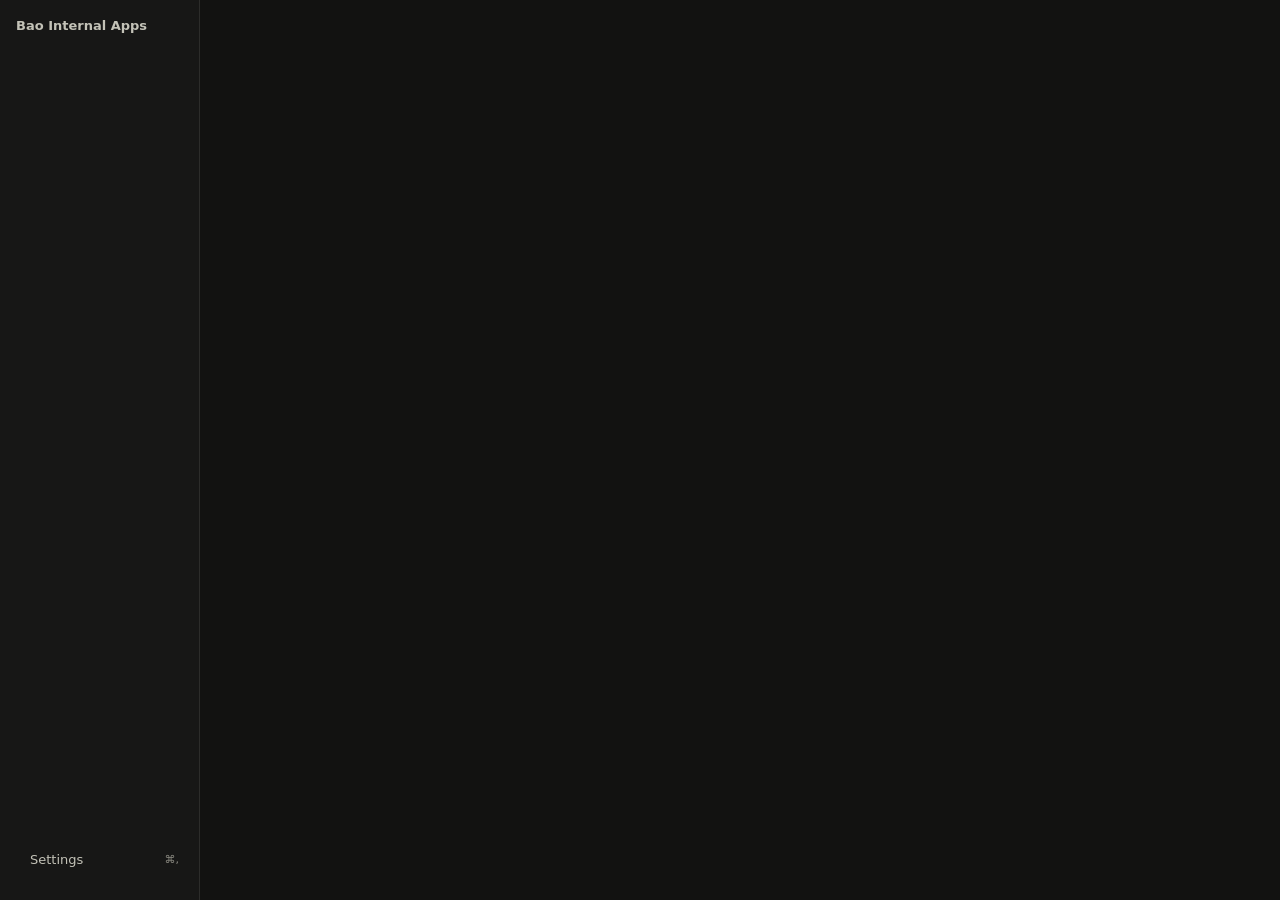
<file: app/ui/index.html>
<!doctype html>
<!-- LEARN: YOU ARE HERE
       main.py opens the window ▶ pywebview loads THIS PAGE
       ▶ the 4 scripts at the bottom fill it in and talk to Python (bridge.py)
       read next → app/ui/style.css -->

<!-- LEARN: the app shell = the frame that stays put (sidebar + empty content
     area); tools are swapped into the content area, the page never reloads
     industry term: "single-page app" (SPA)

       ┌──────────┬──────────────────────────┐
       │ sidebar  │ content (#view)          │
       │  tools   │   current tool or        │
       │  ...     │   the Settings page      │
       │ Settings │                          │
       └──────────┴──────────────────────────┘ -->
<html lang="en">
<head>
  <meta charset="utf-8">
  <!-- LEARN: Content-Security-Policy (CSP) = the page's house rules for code
       browsers (WebKit here) refuse anything these rules don't allow

       script-src 'self' blob:   scripts only from the app's own files, plus
                                 tool scripts loaded as in-memory files (shell.js);
                                 NO code hidden in text (onerror="…" attributes, inline script tags)
       'unsafe-eval'             needed by pywebview: it builds its bridge
                                 functions from text; attackers still can't get
                                 code onto the page, because inline code stays blocked
       connect-src / img-src     no talking to, or loading from, the internet;
                                 data: → app icons arrive as data: pictures
       style-src 'unsafe-inline' styles may be inline (tools add a <style>);
                                 styles can't run code
       object-src / base-uri / form-action 'none'  → plugins, base-URL tricks
                                 and forms are switched off entirely

       a refused attempt is written to the log (see shell.js)
       industry term: "defense in depth" (a second lock after escaping text) -->
  <meta http-equiv="Content-Security-Policy" content="default-src 'self'; script-src 'self' blob: 'unsafe-eval'; style-src 'self' 'unsafe-inline'; img-src 'self' data:; font-src 'self'; connect-src 'self'; object-src 'none'; base-uri 'none'; form-action 'none'">
  <!-- LEARN: viewport = "page width = window width, no zoom" -->
  <meta name="viewport" content="width=device-width, initial-scale=1">
  <title>Bao Internal Apps</title>
  <!-- LEARN: link rel="stylesheet" → load the CSS file (all the looks) -->
  <link rel="stylesheet" href="style.css">
</head>
<body>
  <!-- LEARN: id="…" = a unique name the scripts use to find an element
       class="…" = a style name (style.css), many elements can share one -->
  <div class="app" id="app">
    <aside class="sidebar">
      <div class="brand">
        <span class="brand-name">Bao Internal Apps</span>
        <!-- empty → shell.js puts the icon in; title = hover tooltip -->
        <button class="icon-btn" id="collapse-btn" title="Collapse sidebar (⌘\)"></button>
      </div>
      <!-- empty → shell.js adds one entry per tool (from bridge list_tools) -->
      <nav class="nav" id="tool-nav"></nav>
      <!-- grows to push Settings to the bottom -->
      <div class="nav-spacer"></div>
      <!-- LEARN: data-… = your own extra info on an element
           JS reads it as element.dataset.view → "settings"
           data-icon → shell.js swaps in that icon from icons.js -->
      <div class="nav-item" id="settings-nav" data-view="settings" title="Settings (⌘,)">
        <span class="nav-icon" data-icon="settings"></span>
        <span class="label">Settings</span>
        <span class="kbd">⌘,</span>
      </div>
      <!-- the version, filled in by shell.js; hover shows the full stamp -->
      <div class="app-version" id="app-version"></div>
    </aside>
    <!-- the tool / Settings page is drawn in here -->
    <main class="content" id="view"></main>
    <!-- the loading screen: sits over the content area while a tab loads
         (always here; shell.js fades it in / out with the class "shown") -->
    <div class="view-loader" id="view-loader">
      <div class="spinner"></div>
      <div class="view-loader-text"></div>
      <!-- the tab's loading steps (○ ◐ ✓ ✗), filled by shell.js -->
      <ul class="view-loader-steps" id="view-loader-steps"></ul>
    </div>
    <!-- toasts: small cards in the bottom-right corner for calls to the
         outside world (GitHub, …), made by shell.js BaoToast.show
         aria-live="polite" → screen readers read new toasts out loud -->
    <div class="toasts" id="toasts" aria-live="polite"></div>
  </div>

  <!-- LEARN: scripts run top to bottom, in this order
       each one adds one global (window.BaoIcons, …) the next ones use
       → shell.js is last because it needs all the others
       at the end of body → the elements above exist when they run -->
  <script src="icons.js"></script>
  <script src="charts.js"></script>
  <script src="settings.js"></script>
  <script src="shell.js"></script>
</body>
</html>
</file>
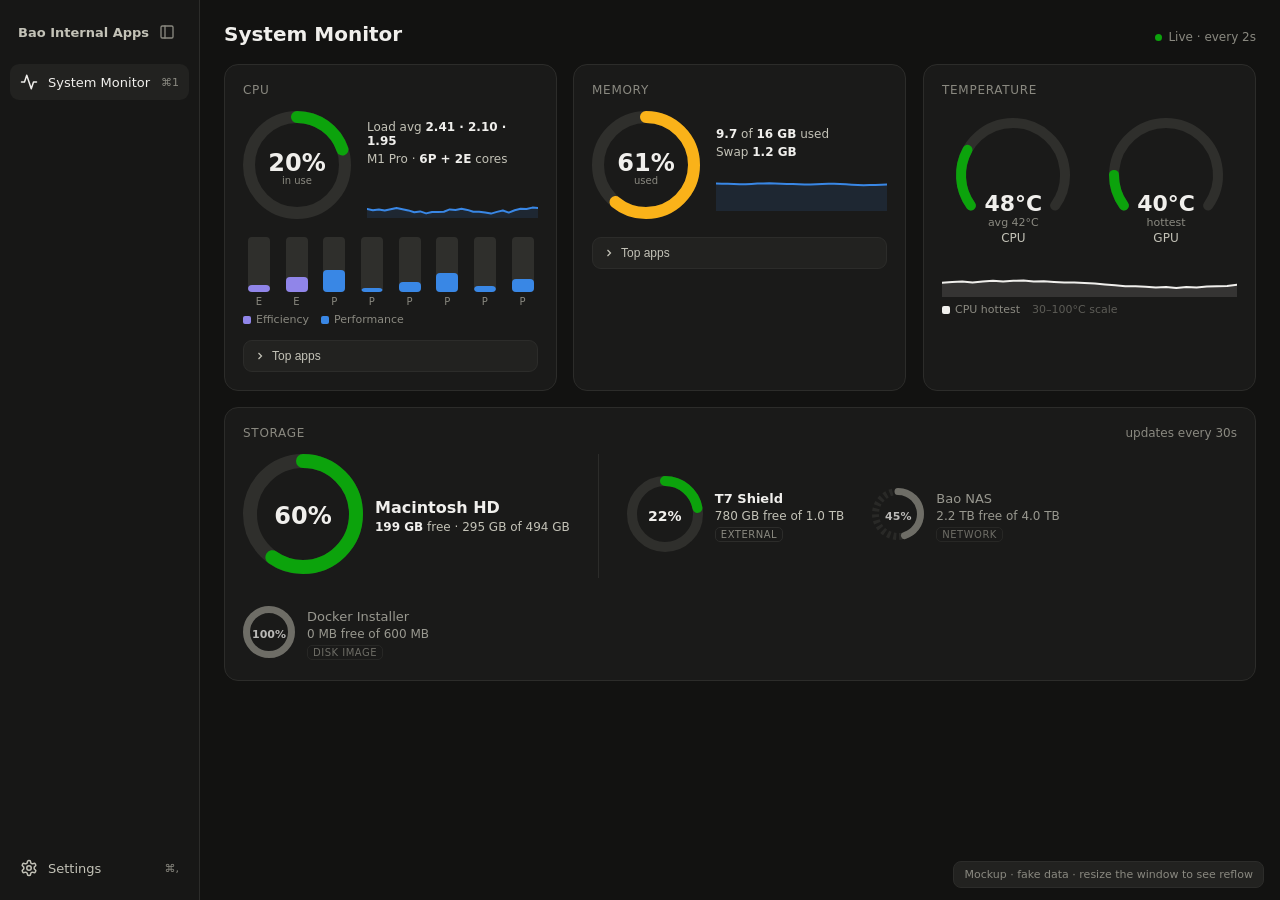
<file: mockups/system_monitor.html>
<!doctype html>
<!-- LEARN: YOU ARE HERE
       a design-only mockup (fake numbers), opened straight in a browser
       NOT used by the app; the real page is the next file
       read next → app/tools/system_monitor/ui/view.html -->
<html lang="en">
<head>
<meta charset="utf-8">
<meta name="viewport" content="width=device-width, initial-scale=1">
<title>Bao Internal Apps — Mockup</title>
<style>
:root {
  color-scheme: dark;
  --bg: #121211;
  --sidebar: #171716;
  --surface-1: #1a1a19;
  --surface-2: #222220;
  --border: #2c2c2a;
  --track: #2f2f2c;
  --text-primary: #f0efec;
  --text-secondary: #c3c2b7;
  --text-muted: #8a8980;
  --accent: #3987e5;
  --good: #0ca30c;
  --warning: #fab219;
  --critical: #d03b3b;
  --p-core: #3987e5;
  --e-core: #9085e9;
  --radius: 14px;
  font-family: -apple-system, BlinkMacSystemFont, "SF Pro Text", system-ui, sans-serif;
}
* { box-sizing: border-box; }
body { margin: 0; background: var(--bg); color: var(--text-primary); height: 100vh; overflow: hidden; }
.num { font-variant-numeric: tabular-nums; }

/* shell */
.app { display: grid; grid-template-columns: 200px 1fr; height: 100vh; transition: grid-template-columns .2s; }
.app.collapsed { grid-template-columns: 60px 1fr; }
.sidebar { background: var(--sidebar); border-right: 1px solid var(--border); display: flex; flex-direction: column; padding: 14px 10px; gap: 4px; }
.brand { display: flex; align-items: center; justify-content: space-between; padding: 4px 8px 14px; }
.brand span { font-weight: 600; font-size: 13px; color: var(--text-secondary); white-space: nowrap; overflow: hidden; }
.icon-btn { background: none; border: 0; color: var(--text-muted); cursor: pointer; padding: 6px; border-radius: 8px; display: grid; place-items: center; }
.icon-btn:hover { background: var(--surface-2); color: var(--text-primary); }
.nav-item { display: flex; align-items: center; gap: 10px; padding: 9px 10px; border-radius: 9px; color: var(--text-secondary); font-size: 13px; cursor: pointer; white-space: nowrap; }
.nav-item.active { background: var(--surface-2); color: var(--text-primary); }
.nav-item svg { flex: none; }
.nav-spacer { flex: 1; }
.app.collapsed .label, .app.collapsed .brand span { display: none; }
.app.collapsed .brand { justify-content: center; }
.app.collapsed .nav-item { justify-content: center; }
.kbd { margin-left: auto; color: var(--text-muted); font-size: 11px; }
.app.collapsed .kbd { display: none; }

.content { overflow-y: auto; padding: 22px 24px 40px; container-type: inline-size; }
.page-head { display: flex; align-items: baseline; justify-content: space-between; margin-bottom: 18px; }
.page-head h1 { font-size: 20px; margin: 0; font-weight: 650; }
.page-head .meta { font-size: 12px; color: var(--text-muted); }
.live-dot { display: inline-block; width: 7px; height: 7px; border-radius: 50%; background: var(--good); margin-right: 6px; animation: pulse 2s infinite; }
@keyframes pulse { 50% { opacity: .35; } }

/* grid */
.grid { display: grid; gap: 16px; grid-template-columns: repeat(3, minmax(0, 1fr)); }
.card.storage { grid-column: 1 / -1; }
@container (max-width: 960px) {
  .grid { grid-template-columns: repeat(2, minmax(0, 1fr)); }
}
@container (max-width: 620px) {
  .grid { grid-template-columns: 1fr; }
}

.card { background: var(--surface-1); border: 1px solid var(--border); border-radius: var(--radius); padding: 18px; container-type: inline-size; min-width: 0; }
.card-title { display: flex; align-items: center; gap: 8px; font-size: 12px; text-transform: uppercase; letter-spacing: .06em; color: var(--text-muted); margin-bottom: 14px; }
.hero { display: flex; align-items: center; gap: 16px; }
.hero-side { flex: 1; min-width: 0; }
.stat-line { font-size: 12px; color: var(--text-secondary); margin-top: 4px; }
.stat-line b { color: var(--text-primary); font-weight: 600; }

/* ring */
.ring-wrap { position: relative; flex: none; }
.ring-wrap .ring-label { position: absolute; inset: 0; display: grid; place-items: center; text-align: center; }
.ring-label .big { font-size: 24px; font-weight: 650; }
.ring-label .small { font-size: 10px; color: var(--text-muted); display: block; margin-top: -2px; }
svg .track { stroke: var(--track); }
svg .arc { transition: stroke-dashoffset .6s ease, stroke .4s; stroke-linecap: round; }

/* sparkline */
.spark { width: 100%; height: 44px; display: block; margin-top: 8px; }
.spark path.line { fill: none; stroke-width: 2; stroke-linejoin: round; stroke-linecap: round; }
.spark path.area { opacity: .12; }

/* cores */
.cores { display: flex; gap: 6px; align-items: flex-end; height: 70px; margin-top: 14px; }
.core { flex: 1; display: flex; flex-direction: column; align-items: center; gap: 4px; height: 100%; }
.core .col { flex: 1; width: 100%; max-width: 22px; background: var(--track); border-radius: 4px; position: relative; overflow: hidden; }
.core .fill { position: absolute; left: 0; right: 0; bottom: 0; border-radius: 4px 4px 0 0; transition: height .6s ease; }
.core .tag { font-size: 10px; color: var(--text-muted); }
.legend { display: flex; gap: 12px; font-size: 11px; color: var(--text-muted); margin-top: 6px; }
.legend i { display: inline-block; width: 8px; height: 8px; border-radius: 2px; margin-right: 5px; vertical-align: middle; }

/* top apps */
.top-toggle { margin-top: 14px; width: 100%; display: flex; align-items: center; gap: 6px; background: var(--surface-2); border: 1px solid var(--border); color: var(--text-secondary); border-radius: 9px; padding: 8px 10px; cursor: pointer; font-size: 12px; }
.top-toggle svg { transition: transform .2s; }
.top-toggle.open svg { transform: rotate(90deg); }
.top-list { display: none; margin-top: 8px; }
.top-list.open { display: block; }
.app-row { display: grid; grid-template-columns: 24px minmax(0, 1fr) 90px 44px 56px; align-items: center; gap: 10px; padding: 7px 2px; border-bottom: 1px solid var(--border); font-size: 12.5px; }
.app-row:last-child { border-bottom: 0; }
.app-icon { width: 24px; height: 24px; border-radius: 6px; display: grid; place-items: center; font-size: 11px; font-weight: 700; color: #fff; }
.app-name { white-space: nowrap; overflow: hidden; text-overflow: ellipsis; }
.bar { height: 6px; background: var(--track); border-radius: 3px; overflow: hidden; }
.bar > div { height: 100%; border-radius: 3px; transition: width .6s ease; }
.mini-ring { display: none; }
.app-val { text-align: right; color: var(--text-primary); }
.app-spark { width: 56px; height: 20px; }
@container (max-width: 380px) {
  .app-row { grid-template-columns: 24px minmax(0, 1fr) 22px 44px 48px; }
  .bar { display: none; }
  .mini-ring { display: block; }
}

/* temperature */
.gauges { display: grid; grid-template-columns: 1fr 1fr; gap: 10px; }
.gauge { text-align: center; }
.gauge .g-val { font-size: 22px; font-weight: 650; margin-top: -34px; }
.gauge .g-sub { font-size: 11px; color: var(--text-muted); }
.gauge .g-name { font-size: 12px; color: var(--text-secondary); margin-top: 2px; }

/* storage */
.drives { display: flex; align-items: center; gap: 28px; flex-wrap: wrap; }
.drive { display: flex; align-items: center; gap: 12px; }
.drive.main .d-name { font-size: 16px; font-weight: 650; }
.d-name { font-size: 13px; font-weight: 600; }
.d-meta { font-size: 12px; color: var(--text-secondary); margin-top: 3px; }
.d-tag { display: inline-flex; align-items: center; gap: 4px; font-size: 10px; text-transform: uppercase; letter-spacing: .05em; color: var(--text-muted); border: 1px solid var(--border); border-radius: 5px; padding: 1px 5px; margin-top: 4px; }
.drive.secondary { opacity: .75; }
.drive.secondary .d-name { color: var(--text-secondary); font-weight: 500; }
.drive.unresponsive { opacity: .5; }
.divider { width: 1px; align-self: stretch; background: var(--border); }

.mock-note { position: fixed; bottom: 12px; right: 16px; font-size: 11px; color: var(--text-muted); background: var(--surface-2); border: 1px solid var(--border); padding: 6px 10px; border-radius: 8px; }
</style>
</head>
<body>
<div class="app" id="app">
  <aside class="sidebar">
    <div class="brand">
      <span>Bao Internal Apps</span>
      <button class="icon-btn" id="collapseBtn" title="Collapse sidebar (⌘\)">
        <svg width="16" height="16" viewBox="0 0 24 24" fill="none" stroke="currentColor" stroke-width="2" stroke-linecap="round" stroke-linejoin="round"><rect x="3" y="3" width="18" height="18" rx="2"/><path d="M9 3v18"/></svg>
      </button>
    </div>
    <div class="nav-item active" title="System Monitor">
      <svg width="18" height="18" viewBox="0 0 24 24" fill="none" stroke="currentColor" stroke-width="2" stroke-linecap="round" stroke-linejoin="round"><path d="M22 12h-4l-3 9L9 3l-3 9H2"/></svg>
      <span class="label">System Monitor</span><span class="kbd">⌘1</span>
    </div>
    <div class="nav-spacer"></div>
    <div class="nav-item" title="Settings">
      <svg width="18" height="18" viewBox="0 0 24 24" fill="none" stroke="currentColor" stroke-width="2" stroke-linecap="round" stroke-linejoin="round"><path d="M12.22 2h-.44a2 2 0 0 0-2 2v.18a2 2 0 0 1-1 1.73l-.43.25a2 2 0 0 1-2 0l-.15-.08a2 2 0 0 0-2.73.73l-.22.38a2 2 0 0 0 .73 2.73l.15.1a2 2 0 0 1 1 1.72v.51a2 2 0 0 1-1 1.74l-.15.09a2 2 0 0 0-.73 2.73l.22.38a2 2 0 0 0 2.73.73l.15-.08a2 2 0 0 1 2 0l.43.25a2 2 0 0 1 1 1.73V20a2 2 0 0 0 2 2h.44a2 2 0 0 0 2-2v-.18a2 2 0 0 1 1-1.73l.43-.25a2 2 0 0 1 2 0l.15.08a2 2 0 0 0 2.73-.73l.22-.39a2 2 0 0 0-.73-2.73l-.15-.08a2 2 0 0 1-1-1.74v-.5a2 2 0 0 1 1-1.74l.15-.09a2 2 0 0 0 .73-2.73l-.22-.38a2 2 0 0 0-2.73-.73l-.15.08a2 2 0 0 1-2 0l-.43-.25a2 2 0 0 1-1-1.73V4a2 2 0 0 0-2-2z"/><circle cx="12" cy="12" r="3"/></svg>
      <span class="label">Settings</span><span class="kbd">⌘,</span>
    </div>
  </aside>

  <main class="content">
    <div class="page-head">
      <h1>System Monitor</h1>
      <div class="meta"><span class="live-dot"></span>Live · every 2s</div>
    </div>

    <div class="grid">
      <!-- CPU -->
      <section class="card">
        <div class="card-title">CPU</div>
        <div class="hero">
          <div class="ring-wrap" id="cpuRing"></div>
          <div class="hero-side">
            <div class="stat-line">Load avg <b class="num" id="loadAvg">2.41 · 2.10 · 1.95</b></div>
            <div class="stat-line">M1 Pro · <b>6P + 2E</b> cores</div>
            <svg class="spark" id="cpuSpark" preserveAspectRatio="none"></svg>
          </div>
        </div>
        <div class="cores" id="cores"></div>
        <div class="legend"><span><i style="background:var(--e-core)"></i>Efficiency</span><span><i style="background:var(--p-core)"></i>Performance</span></div>
        <button class="top-toggle" data-target="cpuTop">
          <svg width="12" height="12" viewBox="0 0 24 24" fill="none" stroke="currentColor" stroke-width="2.5"><path d="m9 18 6-6-6-6"/></svg>
          Top apps
        </button>
        <div class="top-list" id="cpuTop"></div>
      </section>

      <!-- RAM -->
      <section class="card">
        <div class="card-title">Memory</div>
        <div class="hero">
          <div class="ring-wrap" id="ramRing"></div>
          <div class="hero-side">
            <div class="stat-line"><b class="num" id="ramUsed">10.1</b> of <b>16 GB</b> used</div>
            <div class="stat-line">Swap <b class="num">1.2 GB</b></div>
            <svg class="spark" id="ramSpark" preserveAspectRatio="none"></svg>
          </div>
        </div>
        <button class="top-toggle" data-target="ramTop">
          <svg width="12" height="12" viewBox="0 0 24 24" fill="none" stroke="currentColor" stroke-width="2.5"><path d="m9 18 6-6-6-6"/></svg>
          Top apps
        </button>
        <div class="top-list" id="ramTop"></div>
      </section>

      <!-- Temperature -->
      <section class="card">
        <div class="card-title">Temperature</div>
        <div class="gauges">
          <div class="gauge" id="cpuGauge"></div>
          <div class="gauge" id="gpuGauge"></div>
        </div>
        <svg class="spark" id="tempSpark" preserveAspectRatio="none"></svg>
        <div class="legend"><span><i style="background:var(--text-primary)"></i>CPU hottest</span><span style="opacity:.6">30–100°C scale</span></div>
      </section>

      <!-- Storage -->
      <section class="card storage">
        <div class="card-title">Storage <span style="margin-left:auto;text-transform:none;letter-spacing:0">updates every 30s</span></div>
        <div class="drives" id="drives"></div>
      </section>
    </div>
  </main>
</div>
<div class="mock-note">Mockup · fake data · resize the window to see reflow</div>

<script>
const statusColor = (v, warn, crit) => v >= crit ? "var(--critical)" : v >= warn ? "var(--warning)" : "var(--good)";
const NS = "http://www.w3.org/2000/svg";

function ringSvg(size, stroke, pct, color, track = "var(--track)", dashed = false) {
  const r = (size - stroke) / 2, c = 2 * Math.PI * r;
  return `<svg width="${size}" height="${size}" viewBox="0 0 ${size} ${size}" style="transform:rotate(-90deg)">
    <circle cx="${size/2}" cy="${size/2}" r="${r}" fill="none" stroke="${track}" stroke-width="${stroke}" ${dashed ? 'stroke-dasharray="3 3"' : ""}/>
    <circle class="arc" cx="${size/2}" cy="${size/2}" r="${r}" fill="none" stroke="${color}" stroke-width="${stroke}"
      stroke-dasharray="${c}" stroke-dashoffset="${c * (1 - pct / 100)}"/></svg>`;
}

function setRing(el, size, stroke, pct, color, big, small) {
  el.innerHTML = ringSvg(size, stroke, pct, color) +
    `<div class="ring-label"><div><span class="big num">${big}</span><span class="small">${small}</span></div></div>`;
}

function arcGauge(el, value, name, sub) {
  const min = 30, max = 100, pct = Math.min(1, Math.max(0, (value - min) / (max - min)));
  const r = 52, cx = 64, cy = 64, start = Math.PI * 0.8, sweep = Math.PI * 1.4;
  const pt = a => [cx + r * Math.cos(a), cy + r * Math.sin(a)];
  const arc = (a0, a1) => { const [x0, y0] = pt(a0), [x1, y1] = pt(a1); return `M${x0} ${y0} A${r} ${r} 0 ${a1 - a0 > Math.PI ? 1 : 0} 1 ${x1} ${y1}`; };
  const color = statusColor(value, 70, 90);
  el.innerHTML = `<svg width="128" height="110" viewBox="0 0 128 110">
      <path d="${arc(start, start + sweep)}" fill="none" stroke="var(--track)" stroke-width="10" stroke-linecap="round"/>
      <path d="${arc(start, start + sweep * Math.max(pct, 0.001))}" fill="none" stroke="${color}" stroke-width="10" stroke-linecap="round" style="transition:all .6s"/>
    </svg>
    <div class="g-val num">${value.toFixed(0)}°C</div>
    <div class="g-sub num">${sub}</div>
    <div class="g-name">${name}</div>`;
}

function sparkline(svg, data, min, max, color) {
  const w = svg.clientWidth || 200, h = svg.clientHeight || 44;
  svg.setAttribute("viewBox", `0 0 ${w} ${h}`);
  const n = data.length, x = i => (i / (n - 1)) * w, y = v => h - 2 - ((v - min) / (max - min)) * (h - 4);
  const d = data.map((v, i) => `${i ? "L" : "M"}${x(i).toFixed(1)} ${y(v).toFixed(1)}`).join(" ");
  svg.innerHTML = `<path class="area" d="${d} L${w} ${h} L0 ${h} Z" fill="${color}"/><path class="line" d="${d}" stroke="${color}"/>`;
}

const rand = (a, b) => a + Math.random() * (b - a);
const walk = (v, step, lo, hi) => Math.min(hi, Math.max(lo, v + rand(-step, step)));
const hist = (n, start, step, lo, hi) => { const a = [start]; for (let i = 1; i < n; i++) a.push(walk(a[i-1], step, lo, hi)); return a; };

const state = {
  cpu: hist(30, 22, 6, 4, 70), ram: hist(30, 63, 1, 55, 72), temp: hist(30, 52, 2, 40, 75),
  cores: [18, 25, 40, 12, 8, 33, 5, 21],
  cpuApps: [
    { name: "Google Chrome", c: "#4285f4", v: 38 }, { name: "Visual Studio Code", c: "#1f8ad2", v: 12 },
    { name: "Slack", c: "#7c3a87", v: 7 }, { name: "python3.14", c: "#55534e", v: 5 }, { name: "Spotify", c: "#1db954", v: 3 },
  ],
  ramApps: [
    { name: "Google Chrome", c: "#4285f4", v: 3.1 }, { name: "Slack", c: "#7c3a87", v: 1.2 },
    { name: "Visual Studio Code", c: "#1f8ad2", v: 0.9 }, { name: "Docker Desktop", c: "#2496ed", v: 0.8 }, { name: "Mail", c: "#3a8ef6", v: 0.4 },
  ],
};
[...state.cpuApps, ...state.ramApps].forEach(a => a.h = hist(30, a.v, a.v * 0.2, 0, a.v * 2));

function renderApps(listEl, apps, unit, total) {
  listEl.innerHTML = apps.map(a => {
    const pct = unit === "%" ? a.v : (a.v / total) * 100;
    const color = statusColor(pct, 60, 85);
    return `<div class="app-row">
      <div class="app-icon" style="background:${a.c}">${a.name[0]}</div>
      <div class="app-name">${a.name}</div>
      <div><div class="bar"><div style="width:${Math.min(100, unit === "%" ? pct : pct * 3)}%;background:${color}"></div></div>
           <div class="mini-ring">${ringSvg(22, 4, Math.min(100, unit === "%" ? pct : pct * 3), color)}</div></div>
      <div class="app-val num">${unit === "%" ? a.v.toFixed(0) + "%" : a.v.toFixed(1) + " GB"}</div>
      <svg class="app-spark" preserveAspectRatio="none" data-app="${a.name}"></svg>
    </div>`;
  }).join("");
  listEl.querySelectorAll(".app-spark").forEach((svg, i) => sparkline(svg, apps[i].h, 0, Math.max(...apps[i].h) * 1.2 || 1, "var(--text-secondary)"));
}

function renderCores() {
  const el = document.getElementById("cores");
  el.innerHTML = state.cores.map((v, i) => {
    const isE = i < 2;
    return `<div class="core" title="Core ${i} (${isE ? "Efficiency" : "Performance"}) ${v.toFixed(0)}%">
      <div class="col"><div class="fill" style="height:${v}%;background:${isE ? "var(--e-core)" : "var(--p-core)"}"></div></div>
      <div class="tag">${isE ? "E" : "P"}</div></div>`;
  }).join("");
}

function renderDrives() {
  const drives = [
    { name: "Macintosh HD", used: 295, total: 494, kind: "main" },
    { name: "T7 Shield", used: 220, total: 1000, kind: "external" },
    { name: "Bao NAS", used: 1800, total: 4000, kind: "network" },
    { name: "Docker Installer", used: 0.6, total: 0.6, kind: "image" },
  ];
  const tag = { external: "External", network: "Network", image: "Disk image" };
  document.getElementById("drives").innerHTML = drives.map((d, i) => {
    const pct = (d.used / d.total) * 100, free = d.total - d.used;
    const size = d.kind === "main" ? 120 : d.kind === "external" ? 76 : 52;
    const stroke = d.kind === "main" ? 14 : d.kind === "external" ? 10 : 7;
    const secondary = d.kind === "network" || d.kind === "image";
    const color = secondary ? "var(--text-muted)" : statusColor(pct, 75, 90);
    const fmt = n => n >= 1000 ? (n / 1000).toFixed(1) + " TB" : n < 1 ? (n * 1000).toFixed(0) + " MB" : n.toFixed(0) + " GB";
    const ring = `<div class="ring-wrap">${ringSvg(size, stroke, pct, color, "var(--track)", secondary)}
        <div class="ring-label"><span class="${d.kind === "main" ? "big" : ""} num" style="${d.kind === "main" ? "" : "font-size:" + (secondary ? 11 : 14) + "px;font-weight:600"}">${pct.toFixed(0)}%</span></div></div>`;
    return (i === 1 ? '<div class="divider"></div>' : "") + `<div class="drive ${d.kind === "main" ? "main" : ""} ${secondary ? "secondary" : ""}">
      ${ring}<div><div class="d-name">${d.name}</div>
      <div class="d-meta num">${d.kind === "main" ? `<b style="color:var(--text-primary)">${fmt(free)}</b> free · ${fmt(d.used)} of ${fmt(d.total)}` : `${fmt(free)} free of ${fmt(d.total)}`}</div>
      ${tag[d.kind] ? `<span class="d-tag">${tag[d.kind]}</span>` : ""}</div></div>`;
  }).join("");
}

function tick() {
  const cpuNow = walk(state.cpu.at(-1), 7, 4, 80);
  state.cpu.push(cpuNow); state.cpu.shift();
  state.ram.push(walk(state.ram.at(-1), 0.8, 55, 75)); state.ram.shift();
  state.temp.push(walk(state.temp.at(-1), 2.5, 40, 92)); state.temp.shift();
  state.cores = state.cores.map((v, i) => walk(v, 12, 2, i < 2 ? 60 : 95));
  [...state.cpuApps, ...state.ramApps].forEach(a => { a.v = walk(a.v, a.v * 0.12, a.v * 0.5, a.v * 1.5); a.h.push(a.v); a.h.shift(); });
  state.cpuApps.sort((a, b) => b.v - a.v); state.ramApps.sort((a, b) => b.v - a.v);

  const ram = state.ram.at(-1);
  setRing(document.getElementById("cpuRing"), 108, 12, cpuNow, statusColor(cpuNow, 60, 85), cpuNow.toFixed(0) + "%", "in use");
  setRing(document.getElementById("ramRing"), 108, 12, ram, statusColor(ram, 60, 85), ram.toFixed(0) + "%", "used");
  document.getElementById("ramUsed").textContent = (ram / 100 * 16).toFixed(1);
  sparkline(document.getElementById("cpuSpark"), state.cpu, 0, 100, "var(--accent)");
  sparkline(document.getElementById("ramSpark"), state.ram, 0, 100, "var(--accent)");
  sparkline(document.getElementById("tempSpark"), state.temp, 30, 100, "var(--text-primary)");
  const t = state.temp.at(-1);
  arcGauge(document.getElementById("cpuGauge"), t, "CPU", `avg ${(t - 6).toFixed(0)}°C`);
  arcGauge(document.getElementById("gpuGauge"), t - 8, "GPU", "hottest");
  renderCores();
  renderApps(document.getElementById("cpuTop"), state.cpuApps, "%");
  renderApps(document.getElementById("ramTop"), state.ramApps, "GB", 16);
}

document.querySelectorAll(".top-toggle").forEach(btn => btn.addEventListener("click", () => {
  btn.classList.toggle("open");
  document.getElementById(btn.dataset.target).classList.toggle("open");
  tick();
}));
document.getElementById("collapseBtn").addEventListener("click", () => document.getElementById("app").classList.toggle("collapsed"));
window.addEventListener("resize", tick);

renderDrives();
tick();
setInterval(tick, 2000);
</script>
</body>
</html>
</file>
<file: app/ui/style.css>
/* LEARN: YOU ARE HERE
     index.html loads THIS FILE ▶ the look of the shell + shared pieces
     ▶ every tool's view.css builds on these colours and classes
     read next → app/ui/icons.js */

/* Shared look for the whole app: always dark. */

/* LEARN: how CSS reads
     selector { property: value; }
     .card      → every element with class="card"
     #view      → the element with id="view"
     .a .b      → a .b somewhere inside a .a
     .a.b       → one element with BOTH classes
     .a > .b    → a .b directly inside a .a (one level only)
     :hover     → while the mouse is over it */

/* LEARN: colour tokens live in one place as CSS custom properties. Every
   tool uses var(--name), so changing a colour here restyles every tool.
   industry term: "design tokens"
   :root = the whole page (the html element) → visible everywhere */
:root {
  color-scheme: dark;
  --bg: #121211;
  --sidebar: #171716;
  --surface-1: #1a1a19;
  --surface-2: #222220;
  --border: #2c2c2a;
  --track: #2f2f2c;
  --text-primary: #f0efec;
  --text-secondary: #c3c2b7;
  --text-muted: #8a8980;
  --accent: #3987e5;
  --good: #0ca30c;
  --warning: #fab219;
  --critical: #d03b3b;
  /* a full battery on the charger (Power card), apart from "charging" green */
  --charged: #2fb3a6;
  --p-core: #3987e5;
  --e-core: #9085e9;
  /* line colours for charts with two series (dark-mode categorical slots 1, 2) */
  --series-1: #3987e5;
  --series-2: #d95926;
  --radius: 14px;
  --sidebar-width: 200px;
  --sidebar-collapsed-width: 60px;
  font-family: -apple-system, BlinkMacSystemFont, "SF Pro Text", system-ui, sans-serif;
}

/* LEARN: * = every element
   border-box → width includes padding + border (sizes add up as expected) */
* { box-sizing: border-box; }

html, body { margin: 0; height: 100%; }

body {
  background: var(--bg);
  color: var(--text-primary);
  /* the content area scrolls, not the whole page */
  overflow: hidden;
  /* no text selection on drag → feels like an app, not a web page */
  -webkit-user-select: none;
  user-select: none;
}

/* LEARN: tabular-nums gives every digit the same width, so live numbers
   do not jitter sideways as they change. */
.num { font-variant-numeric: tabular-nums; }

/* LEARN: @media (…) { … } = rules that apply only when the condition holds
   here: the user turned on "Reduce motion" in macOS settings → no animations
   ::before / ::after = extra boxes CSS can draw before / after an element */
@media (prefers-reduced-motion: reduce) {
  *, *::before, *::after { transition: none !important; animation: none !important; }
  /* the loading spinner still turns (slower), like macOS's own spinners;
     .spinner is more specific than * → this rule wins */
  .spinner { animation: spin 1.6s linear infinite !important; }
  .view-loader:not(.shown) .spinner { animation-play-state: paused !important; }
  .toast-icon::before { animation: spin 1.6s linear infinite !important; }
}

/* shell layout */
/* LEARN: grid = lay children out in columns / rows
   grid-template-columns: 200px 1fr → sidebar 200px, content takes the rest
   1fr = "one share of the free space"
   100vh = 100% of the window height
   transition → the width change animates over 0.2 s */
.app {
  display: grid;
  grid-template-columns: var(--sidebar-width) 1fr;
  height: 100vh;
  transition: grid-template-columns 0.2s ease;
}

/* shell.js adds class "collapsed" → narrow sidebar */
.app.collapsed { grid-template-columns: var(--sidebar-collapsed-width) 1fr; }

/* LEARN: flex = lay children out in one line (here: top to bottom)
   flex-direction: column → stack vertically
   gap → space between children */
.sidebar {
  background: var(--sidebar);
  border-right: 1px solid var(--border);
  display: flex;
  flex-direction: column;
  padding: 14px 10px;
  gap: 4px;
  min-width: 0;
}

.brand {
  display: flex;
  align-items: center;
  justify-content: space-between;
  padding: 4px 6px 14px;
}

.brand-name {
  font-weight: 600;
  font-size: 13px;
  color: var(--text-secondary);
  white-space: nowrap;
  overflow: hidden;
}

/* LEARN: place-items: center on a grid → child centered both ways */
.icon-btn {
  background: none;
  border: 0;
  color: var(--text-muted);
  cursor: pointer;
  padding: 6px;
  border-radius: 8px;
  display: grid;
  place-items: center;
}

.icon-btn:hover { background: var(--surface-2); color: var(--text-primary); }

.nav { display: flex; flex-direction: column; gap: 4px; }

.nav-item {
  display: flex;
  align-items: center;
  gap: 10px;
  padding: 9px 10px;
  border-radius: 9px;
  color: var(--text-secondary);
  font-size: 13px;
  cursor: pointer;
  white-space: nowrap;
}

.nav-item:hover { background: var(--surface-2); }
.nav-item.active { background: var(--surface-2); color: var(--text-primary); }
.nav-icon { display: grid; place-items: center; flex: none; }
.nav-spacer { flex: 1; } /* takes all spare height → Settings sits at the bottom */
/* red count of unseen errors (Logs entry); collapsed sidebar → a dot on the icon */
.nav-badge {
  margin-left: auto;
  min-width: 18px;
  padding: 0 5px;
  border-radius: 9px;
  background: var(--critical);
  color: #fff;
  font-size: 10px;
  font-weight: 650;
  line-height: 16px;
  text-align: center;
}

.nav-badge[hidden] { display: none; }
.nav-badge:not([hidden]) + .kbd { margin-left: 6px; }
.nav-item { position: relative; }
.app.collapsed .nav-badge { position: absolute; top: 5px; right: 9px; min-width: 8px; height: 8px; padding: 0; font-size: 0; }

/* version under Settings: small and muted; full stamp on hover; hidden when
   the sidebar is collapsed */
.app-version {
  padding: 6px 10px 0;
  font-size: 10.5px;
  color: var(--text-muted);
  opacity: 0.7;
  white-space: nowrap;
  overflow: hidden;
  text-overflow: ellipsis;
  cursor: default;
}

.app.collapsed .app-version { display: none; }

.kbd { margin-left: auto; /* auto margin → pushed to the right end */ color: var(--text-muted); font-size: 11px; }

/* collapsed → hide every text label, center the icons */
.app.collapsed .label,
.app.collapsed .brand-name,
.app.collapsed .kbd { display: none; }
.app.collapsed .brand,
.app.collapsed .nav-item { justify-content: center; }

.content {
  overflow-y: auto;
  padding: 22px 24px 40px;
  /* LEARN: container query (industry term)
     container-type: inline-size → tools can write @container rules that
     react to THIS box's width (not the window's); see view.css */
  container-type: inline-size;
  /* LEARN: scroll anchoring lets the browser move the scroll position to keep
     an element it picked in place. Live tools replace parts of the page on
     every refresh, which made the whole page jump; the page stays where the
     user scrolled it instead. */
  overflow-anchor: none;
}

/* LEARN: the loading screen (shell.js)
   the content area and the loader share one grid cell (column 2, row 1)
   position: relative + z-index: 1 → the loader is drawn ON TOP of the page
     (a see-through page drawn over the spinner can make WebKit treat the
     spinner as covered and stop animating it)
   .is-loading → visibility: hidden = not drawn at all (not just see-through)
   when the class goes away, the page fades in (transition on opacity) */
.app > .content, .app > .view-loader { grid-column: 2; grid-row: 1; }
.content { transition: opacity 0.25s ease; }
.content.is-loading { visibility: hidden; opacity: 0; pointer-events: none; transition: none; }
/* LEARN: nothing animates while the page is hidden
   rings, bars and colours are set straight to their final values, so the
   page appears finished instead of filling up after the loader is gone
   * = every element inside; !important → beats each element's own rule */
.content.is-loading *, .content.is-loading *::before, .content.is-loading *::after {
  transition: none !important;
}

/* LEARN: the loader is ALWAYS on the page, never removed or rebuilt
   hidden → see-through + its spinner paused (no work, no energy)
   .shown → fades in, spinner running again from where it stopped
   → switching tabs quickly never restarts the animation (no stutter)
   animation-play-state: paused / running = freeze / continue an animation */
.view-loader {
  position: relative;
  z-index: 1;
  display: flex;
  flex-direction: column;
  align-items: center;
  justify-content: center;
  gap: 14px;
  color: var(--text-muted);
  font-size: 13px;
  pointer-events: none;
  opacity: 0;
  transition: opacity 0.2s ease;
}

.view-loader.shown { opacity: 1; }
.view-loader .spinner { animation-play-state: paused; }
.view-loader.shown .spinner { animation-play-state: running; }

/* LEARN: a spinner = a ring with one coloured side, turning forever */
.spinner {
  width: 34px;
  height: 34px;
  border-radius: 50%;
  border: 3px solid var(--track);
  border-top-color: var(--accent);
  border-right-color: var(--accent);
  animation: spin 0.75s linear infinite;
  /* will-change → WebKit prepares a separate layer: smooth, independent turning */
  will-change: transform;
}

@keyframes spin { to { transform: rotate(360deg); } }

/* the steps under the spinner: one line each, an icon before the text
   ::before → the ○ / ✓ / ✗ mark, or a small turning ring while working */
.view-loader-steps { list-style: none; margin: 4px 0 0; padding: 0; display: flex; flex-direction: column; gap: 7px; min-width: 220px; }
.view-loader-steps li { display: flex; align-items: center; gap: 9px; font-size: 12.5px; color: var(--text-muted); }
.view-loader-steps li::before { content: "○"; width: 14px; text-align: center; flex: none; }
.view-loader-steps li.working { color: var(--text-primary); }
.view-loader-steps li.done { color: var(--text-secondary); }
.view-loader-steps li.done::before { content: "✓"; color: #4cd44c; font-weight: 700; }
.view-loader-steps li.error { color: #f06a6a; }
.view-loader-steps li.error::before { content: "✗"; font-weight: 700; }

.view-loader-steps li.working::before {
  content: "";
  width: 11px;
  height: 11px;
  margin: 0 1.5px;
  box-sizing: border-box;
  border-radius: 50%;
  border: 2px solid var(--accent);
  border-right-color: transparent;
  animation: spin 0.7s linear infinite;
}

/* LEARN: the repo pill (shell.js createRepoPill): a repo name, highlighted
   purple tint + thin border; owner soft, "/" dim, name bold and bright
   text-overflow: ellipsis → a very long name ends in "…" instead of
   pushing things around */
.repo-pill {
  display: inline-flex;
  align-items: center;
  gap: 5px;
  max-width: 100%;
  padding: 1px 9px 1px 7px;
  border-radius: 999px;
  background: rgba(144, 133, 233, 0.15);
  border: 1px solid rgba(144, 133, 233, 0.34);
  font-size: 12px;
  line-height: 18px;
  white-space: nowrap;
  vertical-align: middle;
}

.repo-pill-icon { display: grid; color: #ada4f2; flex: none; }
.repo-pill-icon svg { width: 12px; height: 12px; }
.repo-pill-owner { color: #a49dda; overflow: hidden; text-overflow: ellipsis; }
.repo-pill-slash { color: #6f6a9e; }
.repo-pill b { color: #efecff; font-weight: 650; overflow: hidden; text-overflow: ellipsis; }
.repo-pill.large { font-size: 14px; line-height: 20px; gap: 7px; padding: 5px 14px 5px 10px; }
.repo-pill.large .repo-pill-icon svg { width: 15px; height: 15px; }

/* LEARN: toasts (shell.js BaoToast)
   position: fixed → pinned to the window's corner, above everything
     (z-index 10), never part of the page's layout → nothing jumps
   a coloured stripe on the left + the icon say what kind it is
   @keyframes toast-in → slides up a little while fading in */
.toasts {
  position: fixed;
  right: 18px;
  bottom: 18px;
  z-index: 10;
  display: flex;
  flex-direction: column;
  gap: 8px;
  width: min(360px, calc(100vw - 36px));
  pointer-events: none;
}

.toast {
  pointer-events: auto;
  display: flex;
  align-items: flex-start;
  gap: 11px;
  padding: 12px 12px 12px 14px;
  border-radius: 12px;
  background: #242422;
  border: 1px solid var(--border);
  border-left: 4px solid var(--accent);
  box-shadow: 0 12px 32px rgba(0, 0, 0, 0.45);
  font-size: 12.5px;
  animation: toast-in 0.22s ease-out;
  transition: opacity 0.2s ease, transform 0.2s ease;
}

.toast.leaving { opacity: 0; transform: translateX(16px); }
.toast.writing { border-left-color: var(--warning); }
.toast.done { border-left-color: var(--good); }
.toast.error { border-left-color: var(--critical); }

.toast-icon {
  flex: none;
  width: 18px;
  height: 18px;
  display: grid;
  place-items: center;
  font-weight: 700;
  margin-top: 1px;
}

.toast.done .toast-icon { color: #4cd44c; }
.toast.error .toast-icon { color: #f06a6a; }

/* working / writing → the icon is a turning ring (the only spinner) */
.toast.working .toast-icon::before,
.toast.writing .toast-icon::before {
  content: "";
  width: 14px;
  height: 14px;
  box-sizing: border-box;
  border-radius: 50%;
  border: 2px solid var(--accent);
  border-right-color: transparent;
  animation: spin 0.7s linear infinite;
}

.toast.writing .toast-icon::before { border-color: var(--warning); border-right-color: transparent; }
.toast-body { flex: 1; min-width: 0; }
.toast-title { font-weight: 600; color: var(--text-primary); }
.toast-detail { color: var(--text-muted); margin-top: 2px; overflow-wrap: anywhere; }
.toast-detail:empty { display: none; }
.toast-link { display: inline-block; margin-top: 5px; color: var(--accent); text-decoration: none; }
.toast-link[hidden] { display: none; }

.toast-close {
  flex: none;
  background: none;
  border: 0;
  color: var(--text-muted);
  font-size: 16px;
  line-height: 1;
  cursor: pointer;
  padding: 0 2px;
}

.toast-close:hover { color: var(--text-primary); }

@keyframes toast-in { from { opacity: 0; transform: translateY(10px); } }

/* shared page pieces */
.page-head {
  display: flex;
  align-items: baseline;
  justify-content: space-between;
  margin-bottom: 18px;
}

.page-head h1 { font-size: 20px; margin: 0; font-weight: 650; }
.page-head .meta { font-size: 12px; color: var(--text-muted); }

/* LEARN: position: relative → children with position: absolute are
   placed inside the card (the loading shimmer below uses it) */
.card {
  background: var(--surface-1);
  border: 1px solid var(--border);
  border-radius: var(--radius);
  padding: 18px;
  min-width: 0;
  position: relative;
}

.card-title {
  display: flex;
  align-items: center;
  gap: 8px;
  font-size: 12px;
  text-transform: uppercase;
  letter-spacing: 0.06em;
  color: var(--text-muted);
  margin-bottom: 14px;
}

/* loading skeleton: a soft shimmer until the first data arrives
   industry term: "skeleton screen"
   :not(.card-title) → everything except the title is hidden
   ::after → one extra box drawn on top, with a moving gradient
   inset: 48px 18px 18px → top, left/right, bottom distances */
.card.loading > *:not(.card-title) { visibility: hidden; }

.card.loading::after {
  content: "";
  position: absolute;
  inset: 48px 18px 18px;
  border-radius: 10px;
  background: linear-gradient(90deg, var(--surface-2) 0%, #2a2a28 50%, var(--surface-2) 100%);
  background-size: 200% 100%;
  animation: shimmer 1.4s infinite linear;
}

/* LEARN: @keyframes = a named animation; here it slides the gradient left */
@keyframes shimmer { to { background-position: -200% 0; } }

/* per-tool error card (shell.js shows it when a tool fails to load) */
.error-card {
  max-width: 520px;
  margin: 60px auto;
  text-align: center;
  color: var(--text-secondary);
}

.error-card .icon { color: var(--warning); margin-bottom: 10px; }
.error-card h2 { font-size: 16px; color: var(--text-primary); margin: 0 0 6px; }
.error-card p { font-size: 13px; margin: 0; }

/* settings page (drawn by settings.js) */
.settings-section { margin-bottom: 16px; }

.settings-section-head {
  display: flex;
  align-items: center;
  justify-content: space-between;
  margin-bottom: 6px;
}

.settings-section-head h2 { font-size: 14px; margin: 0; font-weight: 600; }

.text-btn {
  display: inline-flex;
  align-items: center;
  gap: 6px;
  background: none;
  border: 1px solid var(--border);
  color: var(--text-secondary);
  border-radius: 8px;
  padding: 5px 10px;
  font-size: 12px;
  cursor: pointer;
}

.text-btn:hover { color: var(--text-primary); background: var(--surface-2); }

.setting-row {
  display: flex;
  align-items: center;
  justify-content: space-between;
  gap: 16px;
  padding: 14px 0;
  border-top: 1px solid var(--border);
}

/* first row → no line above it */
.setting-row:first-of-type { border-top: 0; }
.setting-title { font-size: 13px; }
.setting-desc { font-size: 12px; color: var(--text-muted); margin-top: 2px; }

/* version line at the bottom of the Settings page */
.settings-footer { font-size: 11px; color: var(--text-muted); text-align: center; margin-top: 18px; }

/* LEARN: a segmented control is a row of buttons where exactly one is on.
   settings.js gives the chosen one class "on" → blue */
.segmented {
  display: inline-flex;
  background: var(--surface-2);
  border: 1px solid var(--border);
  border-radius: 9px;
  padding: 2px;
  flex: none;
}

.segmented button {
  background: none;
  border: 0;
  color: var(--text-secondary);
  font-size: 12px;
  padding: 5px 12px;
  border-radius: 7px;
  cursor: pointer;
}

.segmented button.on { background: var(--accent); color: #fff; }
/* disabled (e.g. Open at login in the dev copy) → dimmed, not clickable */
.segmented button:disabled { opacity: 0.45; cursor: default; }

/* the own-usage row: text + sparkline on the left, three numbers on the right */
.usage-row { align-items: flex-start; }
.usage-text { flex: 1; min-width: 0; }
.usage-stats { display: flex; gap: 18px; flex: none; }
/* fixed width → "0.8%" becoming "12.3%" can't push the text beside it into a
   new line (which would make the page jump; see app/ui/README.md) */
.usage-stats div { display: flex; flex-direction: column; align-items: flex-end; min-width: 64px; }
.usage-stats b { font-size: 18px; font-weight: 650; }
.usage-stats span { font-size: 11px; color: var(--text-muted); }

/* shared chart pieces (drawn by charts.js)
   LEARN: position: absolute + inset: 0 → the label covers the ring exactly,
   so the number sits in the ring's middle
   transition on stroke-dashoffset → rings / gauges glide to new values */
.ring-wrap { position: relative; flex: none; }
.ring-wrap .ring-label { position: absolute; inset: 0; display: grid; place-items: center; text-align: center; }
.ring-label .big { font-size: 24px; font-weight: 650; }
.ring-label .small { font-size: 10px; color: var(--text-muted); display: block; margin-top: -2px; }
.ring-wrap .arc { transition: stroke-dashoffset 0.6s ease, stroke 0.4s; }
.spark { width: 100%; height: 44px; display: block; margin-top: 8px; }
.legend { display: flex; gap: 12px; font-size: 11px; color: var(--text-muted); margin-top: 6px; }
.legend i { display: inline-block; width: 8px; height: 8px; border-radius: 2px; margin-right: 5px; vertical-align: middle; }
.gauge { text-align: center; }
.gauge .arc { transition: stroke-dashoffset 0.6s ease, stroke 0.4s; }
.gauge .g-val { font-size: 22px; font-weight: 650; margin-top: -34px; }
.gauge .g-sub { font-size: 11px; color: var(--text-muted); min-height: 14px; }
.gauge .g-name { font-size: 12px; color: var(--text-secondary); margin-top: 2px; }
</file>
